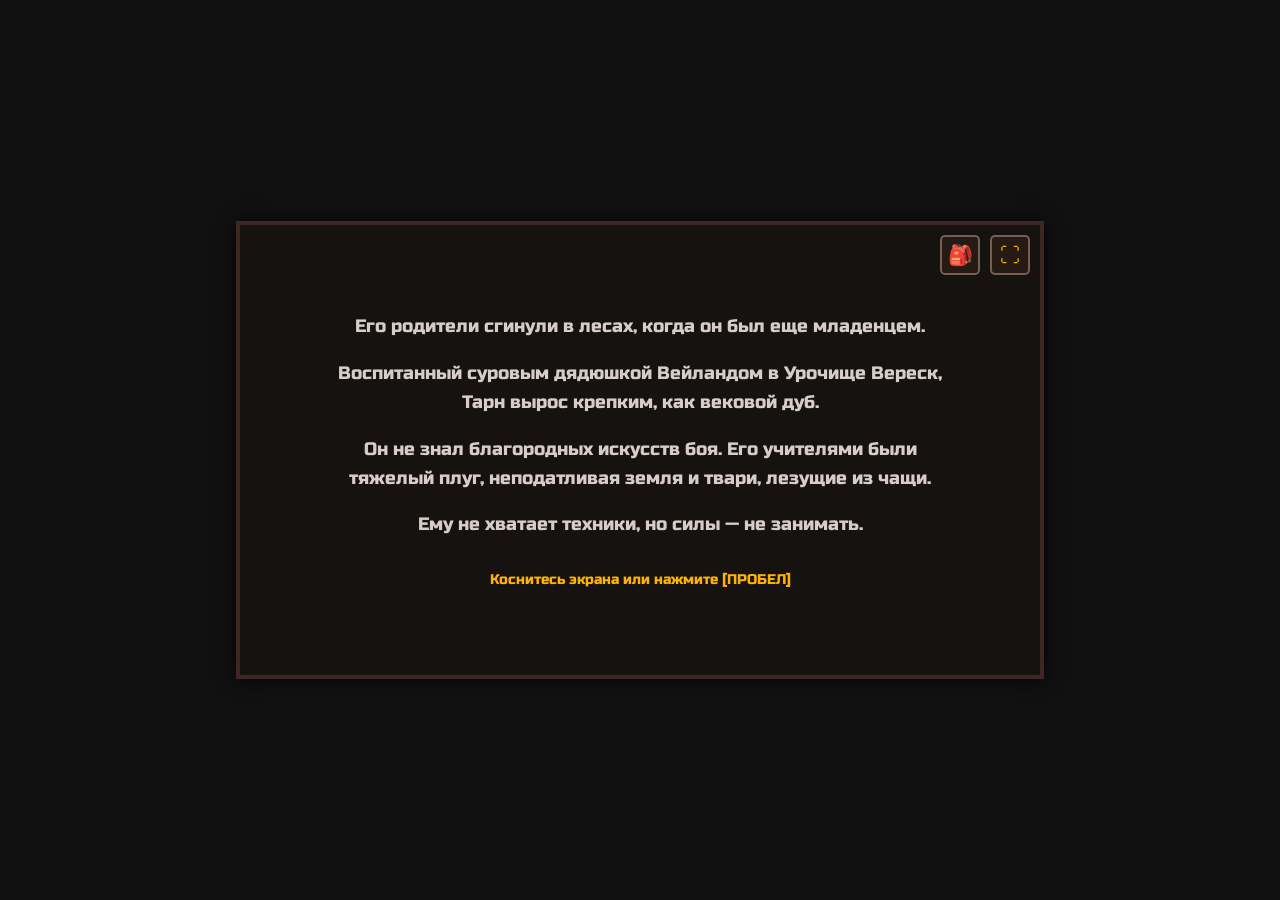
<file: knight.html>
<!DOCTYPE html>
<html lang="ru">
<head>
    <meta charset="UTF-8">
    <meta name="viewport" content="width=device-width, initial-scale=1.0, maximum-scale=1.0, user-scalable=no">
    <title>Тарн: Кровь и Вереск</title>
    <link rel="stylesheet" href="knight.css">
</head>
<body>
    <div id="game-container">
        <button id="btn-inventory" class="top-btn" style="right: 60px;" title="Инвентарь (I)">🎒</button>
        <button id="btn-fullscreen" class="top-btn" style="right: 10px;" title="На весь экран">⛶</button>

        <canvas id="gameCanvas" width="800" height="450"></canvas>
        
        <div id="fade-overlay" class="overlay hidden"></div>

        <div id="inventory-screen" class="overlay hidden">
            <div class="dialogue-box inventory-box">
                <h2 style="color: #ffb300; text-align: center; margin-top: 0;">Рюкзак и Экипировка</h2>
                <div class="inventory-layout">
                    <div class="equipment-panel">
                        <div class="equip-slot" id="slot-head">Шлем: <span>Нет</span></div>
                        <div class="equip-slot" id="slot-chest">Грудь: <span>Нет</span></div>
                        <div class="equip-slot" id="slot-hands">Перчатки: <span>Нет</span></div>
                        <div class="equip-slot" id="slot-legs">Штаны: <span>Нет</span></div>
                        <div class="equip-slot" id="slot-feet">Обувь: <span>Нет</span></div>
                        <div class="equip-slot" id="slot-weapon" style="border-color: #ffb300;">Оружие: <span>Нет</span></div>
                    </div>
                    <div class="bag-panel">
                        <div id="player-details" style="margin-bottom: 10px; color: #69f0ae; font-size: clamp(10px, 1.8vw, 12px); line-height: 1.4;">
                            Здоровье: <span id="stat-hp" style="color: #ff5252;">100/100</span><br>
                            Защита: <span id="stat-def">0</span> | Урон: <span id="stat-dmg">10</span>
                        </div>
                        <div class="bag-grid" id="bag-grid">
                            <div class="bag-item"></div><div class="bag-item"></div><div class="bag-item"></div><div class="bag-item"></div>
                            <div class="bag-item"></div><div class="bag-item"></div><div class="bag-item"></div><div class="bag-item"></div>
                            <div class="bag-item"></div><div class="bag-item"></div><div class="bag-item"></div><div class="bag-item"></div>
                        </div>
                    </div>
                </div>
                <div style="text-align: center; margin-top: 15px;">
                    <button id="btn-close-inventory" class="shop-btn close-btn">Закрыть (I)</button>
                </div>
            </div>
        </div>

        <div id="story-screen" class="overlay">
            <div class="story-text">
                <p>Его родители сгинули в лесах, когда он был еще младенцем.</p>
                <p>Воспитанный суровым дядюшкой Вейландом в Урочище Вереск, Тарн вырос крепким, как вековой дуб.</p>
                <p>Он не знал благородных искусств боя. Его учителями были тяжелый плуг, неподатливая земля и твари, лезущие из чащи.</p>
                <p>Ему не хватает техники, но силы — не занимать.</p>
                <p class="blink">Коснитесь экрана или нажмите [ПРОБЕЛ]</p>
            </div>
        </div>

        <div id="dialogue-screen" class="overlay hidden">
            <div class="dialogue-box">
                <div id="speaker-name" class="speaker">Вейланд</div>
                <div id="dialogue-text" class="text">...</div>
                <div class="hint">Коснитесь экрана или нажмите [ПРОБЕЛ]</div>
            </div>
        </div>

        <div id="shop-screen" class="overlay hidden">
            <div class="dialogue-box shop-box">
                <div class="speaker" style="color: #69f0ae;">Снаг (Торговец-Жаболюд)</div>
                <div class="text" style="margin-bottom: 15px;">Ква-а-а... Земля гниет, а мои карманы пустеют. Что принес, фермер?</div>
                <div class="shop-items">
                    <button id="btn-buy-potion" class="shop-btn">Зелье лечения (+50 HP) — 2 Монеты</button>
                    <button id="btn-close-shop" class="shop-btn close-btn">Уйти</button>
                </div>
            </div>
        </div>

        <div id="craft-screen" class="overlay hidden">
            <div class="dialogue-box shop-box">
                <div class="speaker" style="color: #ffb300;">Вейланд (Верстак)</div>
                <div class="text" style="margin-bottom: 15px;">Я могу смастерить тебе сносную броню, если принесешь нужные материалы.</div>
                <div class="shop-items">
                    <button id="btn-craft-chest" class="shop-btn">Нагрудник из панциря (+5 Защита) — 15 Панцирей + 10 Монет</button>
                    <button id="btn-close-craft" class="shop-btn close-btn">Уйти</button>
                </div>
            </div>
        </div>

        <div id="training-screen" class="overlay hidden">
            <div class="dialogue-box shop-box">
                <div class="speaker" style="color: #4caf50;">Грум (Тренировочный Манекен)</div>
                <div class="text" style="margin-bottom: 15px;">Куда направишь свою ярость, пацан?<br><br>Очков навыков доступно: <span id="sp-count" style="color:#ffb300; font-size: 20px;">0</span></div>
                <div class="shop-items">
                    <button id="btn-train-str" class="shop-btn">💪 Сила (+5 к Урону)</button>
                    <button id="btn-train-def" class="shop-btn">🛡️ Стойкость (+2 к Защите)</button>
                    <button id="btn-train-hp" class="shop-btn">❤️ Живучесть (+20 к Макс. Здоровью)</button>
                    <button id="btn-close-training" class="shop-btn close-btn">Отойти от манекена</button>
                </div>
            </div>
        </div>

        <div id="game-over-screen" class="overlay hidden">
            <div class="story-text">
                <h1 style="color: #d32f2f; font-size: 32px;">ТАРН ПАЛ</h1>
                <p>Хвощевики поглотят эти земли...</p>
                <p class="blink">Обновите страницу для перезапуска</p>
            </div>
        </div>
        
        <div id="hud" class="hidden">
            <div id="player-stats">
                <div class="hp-bar-bg"><div id="hp-bar-fill"></div></div>
                <div id="xp-text">Опыт: 0</div>
                <div id="inventory-text">Монеты: 0 | Семена: 0 | Панцири: 0</div>
            </div>
            <div id="objective">Цель: Поговорить с дядюшкой</div>
            <div id="controls" class="desktop-only">WASD | J - Атака | K - Тяжелая | L - Кувырок | F - Действие | I - Инвентарь</div>
        </div>

        <div id="mobile-controls" class="hidden">
            <div class="d-pad">
                <button id="btn-up" class="mob-btn dir-btn">▲</button>
                <div class="d-pad-middle">
                    <button id="btn-left" class="mob-btn dir-btn">◀</button>
                    <button id="btn-right" class="mob-btn dir-btn">▶</button>
                </div>
                <button id="btn-down" class="mob-btn dir-btn">▼</button>
            </div>
            <div class="action-pad">
                <div class="action-row">
                    <button id="btn-f" class="mob-btn act-btn">F<br><span>Взять</span></button>
                    <button id="btn-e" class="mob-btn act-btn" style="background: rgba(46, 125, 50, 0.7);">E<br><span>Зелье</span></button>
                </div>
                <div class="action-row">
                    <button id="btn-j" class="mob-btn act-btn">J<br><span>Удар</span></button>
                    <button id="btn-k" class="mob-btn act-btn" style="background: rgba(183, 28, 28, 0.7);">K<br><span>Тяж</span></button>
                </div>
                <div class="action-row" style="justify-content: flex-end;">
                    <button id="btn-l" class="mob-btn act-btn" style="width: 100px; border-radius: 25px;">L (Кувырок)</button>
                </div>
            </div>
        </div>

    </div>
    <script src="knight.js?v=109"></script>
</body>
</html>
</file>
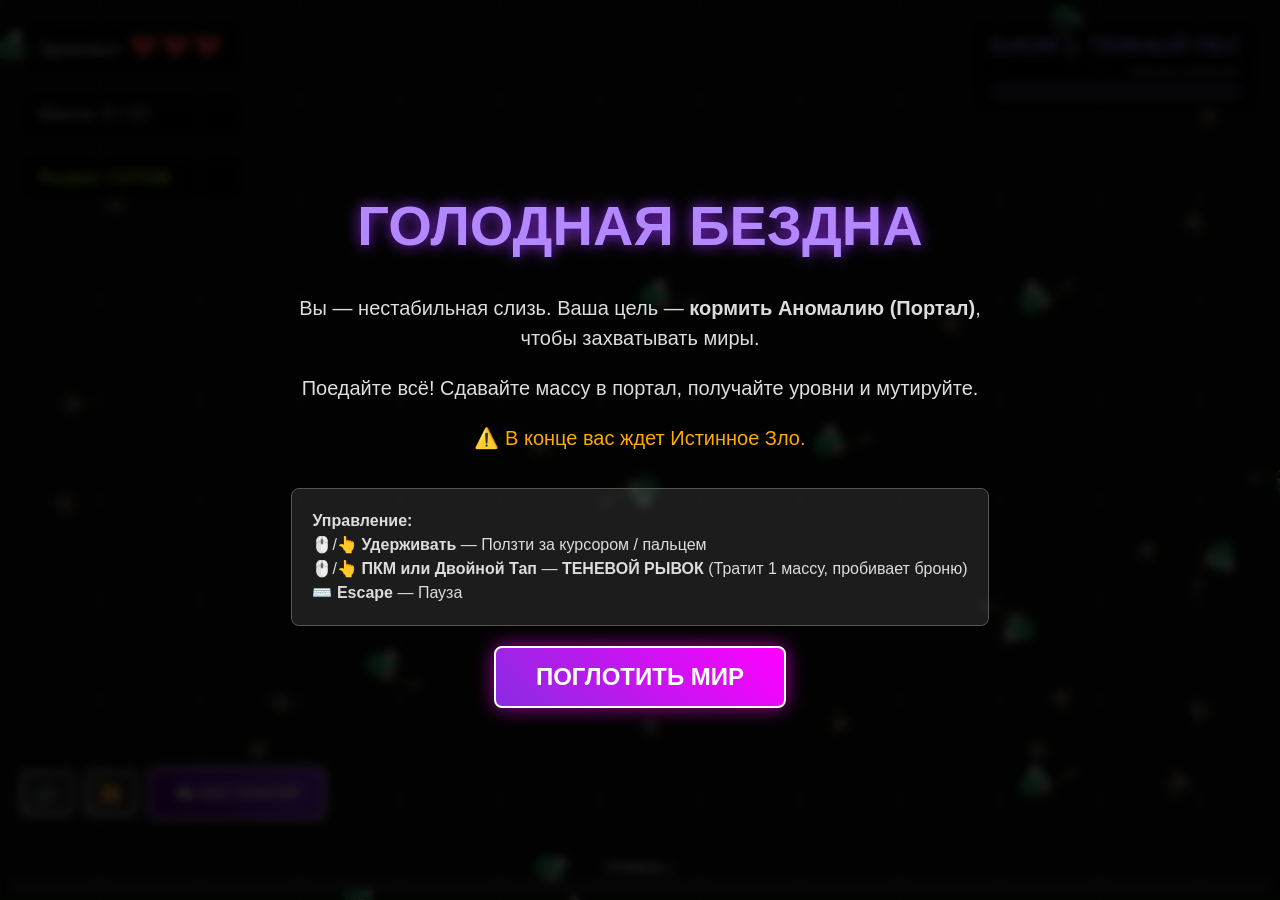
<file: slime.html>
<!DOCTYPE html>
<html lang="ru">
<head>
    <meta charset="UTF-8">
    <meta name="viewport" content="width=device-width, initial-scale=1.0, maximum-scale=1.0, user-scalable=no">
    <title>Голодная Бездна: Финал</title>
    <link rel="stylesheet" href="slime.css">
</head>
<body>
    <canvas id="gameCanvas"></canvas>
    
    <div id="ui-layer">
        <div id="top-bar">
            <div id="left-stats">
                <div class="stat-box">Здоровье: <span id="hp-bar">❤️❤️❤️</span></div>
                <div class="stat-box" id="load-text">Масса: 0 / 10</div>
                <div class="stat-box" id="dash-status" style="font-weight: bold;">Рывок: ГОТОВ!</div>
            </div>
            <div id="right-stats">
                <div class="stat-box" style="text-align: right;" id="biome-box">
                    <div id="biome-text">Биом: Темный Лес</div>
                    <div style="font-size: 12px; color: #aaa; margin-top: 5px;">Сытость Аномалии:</div>
                    <div id="anomaly-bar-container"><div id="anomaly-bar"></div></div>
                </div>
            </div>
        </div>
        
        <div id="boss-ui">
            <div id="boss-title">ВЛАДЫКА АНОМАЛИИ</div>
            <div id="boss-hp-container"><div id="boss-hp-fill"></div></div>
        </div>

        <div id="bottom-bar">
            <div id="xp-text">Уровень 1</div>
            <div id="xp-bar-container"><div id="xp-bar"></div></div>
        </div>
    </div>

    <div id="menu-buttons">
        <button id="mute-btn" class="menu-btn" style="padding: 12px 15px; font-size: 16px; background: linear-gradient(45deg, #555, #222); box-shadow: 0 0 10px rgba(0,0,0,0.8);">🔊</button>
        <button id="pause-btn" class="menu-btn" style="padding: 12px 15px; font-size: 16px; background: linear-gradient(45deg, #555, #222); box-shadow: 0 0 10px rgba(0,0,0,0.8);">⏸️</button>
        <button id="bestiary-btn" class="menu-btn">📖 БЕСТИАРИЙ</button>
    </div>

    <div id="bestiary-panel" class="panel">
        <button class="close-panel" id="close-bestiary">X</button>
        <h2>Изученные Существа</h2>
        <div id="bestiary-container"></div>
    </div>

    <div id="level-up-screen" class="overlay">
        <div id="level-up-title">МУТАЦИЯ!</div>
        <div class="cards-container" id="cards-container"></div>
    </div>

    <div id="game-over-screen" class="overlay">
        <div id="game-over-title">СЛИЗЬ РАСТЕКЛАСЬ...</div>
        <div style="color: white; font-size: 20px; margin-bottom: 30px;" id="final-score">Достигнут Биом 1</div>
        <button id="restart-btn" onclick="location.reload()">ПЕРЕРОДИТЬСЯ</button>
    </div>

    <div id="pause-screen" class="overlay">
        <div id="pause-title">ПАУЗА</div>
        <button id="resume-btn" class="menu-btn" style="font-size: 20px; padding: 15px 40px; margin-top: 20px;">ПРОДОЛЖИТЬ</button>
    </div>

    <div id="tutorial-screen" class="overlay" style="display: flex;">
        <div id="tutorial-title">ГОЛОДНАЯ БЕЗДНА</div>
        <div class="tutorial-text">
            <p>Вы — нестабильная слизь. Ваша цель — <b>кормить Аномалию (Портал)</b>, чтобы захватывать миры.</p>
            <p>Поедайте всё! Сдавайте массу в портал, получайте уровни и мутируйте.</p>
            <p style="color: #ffaa00;">⚠️ В конце вас ждет Истинное Зло.</p>
            <div class="controls-box">
                <b>Управление:</b><br>
                🖱️/👆 <b>Удерживать</b> — Ползти за курсором / пальцем<br>
                🖱️/👆 <b>ПКМ или Двойной Тап</b> — <b>ТЕНЕВОЙ РЫВОК</b> (Тратит 1 массу, пробивает броню)<br>
                ⌨️ <b>Escape</b> — Пауза
            </div>
        </div>
        <button id="start-btn" class="menu-btn" style="font-size: 24px; padding: 15px 40px; margin-top: 20px;">ПОГЛОТИТЬ МИР</button>
    </div>

    <script src="slime.js"></script>
</body>
</html>
</file>
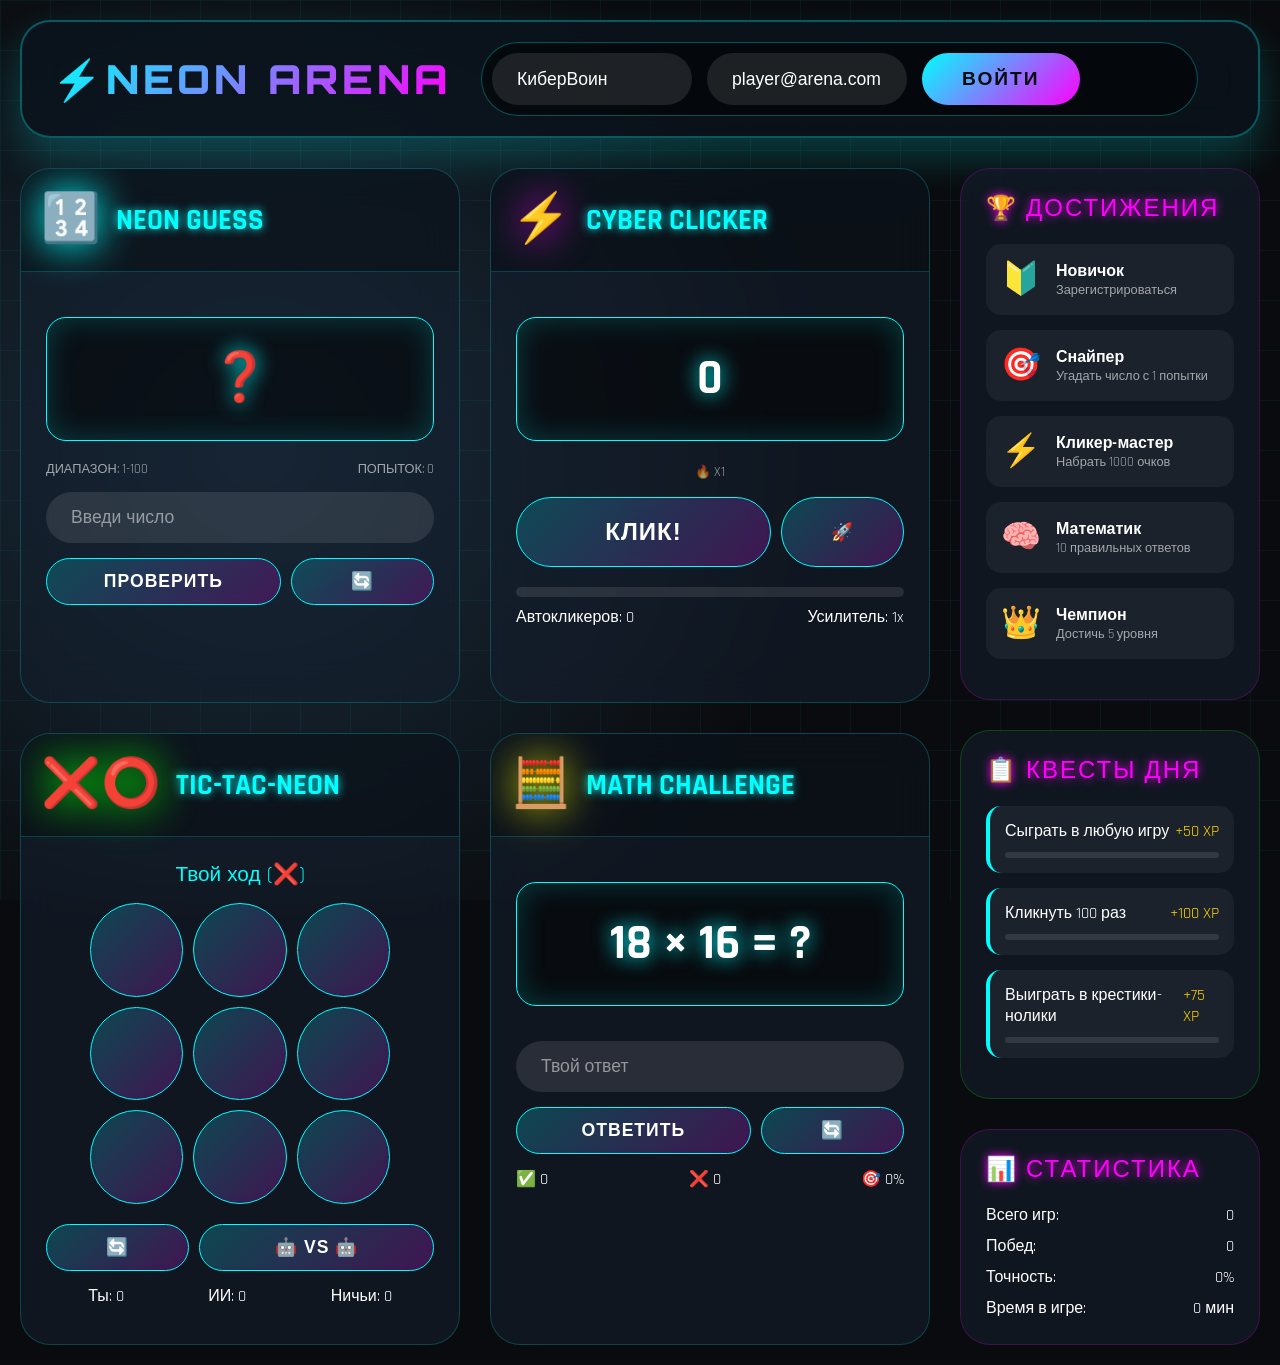
<file: test.html>
<!DOCTYPE html>
<html lang="ru">
<head>
    <meta charset="UTF-8">
    <meta name="viewport" content="width=device-width, initial-scale=1.0">
    <title>🌟 NEON ARENA: Игровая платформа будущего</title>
    <style>
        @import url('https://fonts.googleapis.com/css2?family=Orbitron:wght@400;700;900&family=Rajdhani:wght@300;400;600;700&display=swap');
        
        * {
            margin: 0;
            padding: 0;
            box-sizing: border-box;
        }

        body {
            font-family: 'Rajdhani', sans-serif;
            background: #0a0b0e;
            color: #fff;
            min-height: 100vh;
            position: relative;
            overflow-x: hidden;
        }

        /* Анимированный фон с градиентом */
        .gradient-bg {
            position: fixed;
            top: 0;
            left: 0;
            width: 100%;
            height: 100%;
            background: radial-gradient(circle at 20% 50%, #1a2f3f 0%, #0a0b0e 50%);
            z-index: -2;
        }

        /* Сетка на фоне */
        .grid-overlay {
            position: fixed;
            top: 0;
            left: 0;
            width: 100%;
            height: 100%;
            background-image: 
                linear-gradient(rgba(0, 255, 255, 0.05) 1px, transparent 1px),
                linear-gradient(90deg, rgba(0, 255, 255, 0.05) 1px, transparent 1px);
            background-size: 50px 50px;
            z-index: -1;
            animation: gridMove 20s linear infinite;
        }

        @keyframes gridMove {
            0% { transform: translate(0, 0); }
            100% { transform: translate(50px, 50px); }
        }

        /* Плавающие частицы */
        .particle {
            position: fixed;
            width: 4px;
            height: 4px;
            background: #0ff;
            border-radius: 50%;
            pointer-events: none;
            opacity: 0.3;
            animation: floatParticle 10s linear infinite;
            z-index: -1;
        }

        @keyframes floatParticle {
            0% { transform: translateY(100vh) scale(1); opacity: 0; }
            10% { opacity: 0.3; }
            90% { opacity: 0.3; }
            100% { transform: translateY(-100px) scale(0); opacity: 0; }
        }

        .container {
            max-width: 1600px;
            margin: 0 auto;
            padding: 20px;
            position: relative;
            z-index: 1;
        }

        /* Шапка с регистрацией */
        .header {
            background: rgba(10, 20, 30, 0.7);
            backdrop-filter: blur(20px);
            border: 2px solid rgba(0, 255, 255, 0.3);
            border-radius: 30px;
            padding: 20px 30px;
            margin-bottom: 30px;
            box-shadow: 0 20px 40px rgba(0, 255, 255, 0.2);
            animation: borderGlow 3s infinite;
        }

        @keyframes borderGlow {
            0%, 100% { border-color: rgba(0, 255, 255, 0.3); box-shadow: 0 20px 40px rgba(0, 255, 255, 0.2); }
            50% { border-color: rgba(255, 0, 255, 0.3); box-shadow: 0 20px 60px rgba(255, 0, 255, 0.3); }
        }

        .header-content {
            display: grid;
            grid-template-columns: auto 1fr auto;
            gap: 30px;
            align-items: center;
        }

        .logo {
            font-family: 'Orbitron', sans-serif;
            font-size: 2.5em;
            font-weight: 900;
            background: linear-gradient(135deg, #0ff, #f0f);
            -webkit-background-clip: text;
            -webkit-text-fill-color: transparent;
            text-transform: uppercase;
            letter-spacing: 4px;
        }

        /* Форма регистрации */
        .register-form {
            display: flex;
            gap: 15px;
            background: rgba(0, 0, 0, 0.5);
            padding: 10px;
            border-radius: 50px;
            border: 1px solid rgba(0, 255, 255, 0.3);
        }

        .register-input {
            background: rgba(255, 255, 255, 0.1);
            border: none;
            padding: 15px 25px;
            border-radius: 50px;
            color: white;
            font-size: 1.1em;
            width: 200px;
            transition: all 0.3s;
        }

        .register-input:focus {
            outline: none;
            background: rgba(255, 255, 255, 0.15);
            box-shadow: 0 0 20px rgba(0, 255, 255, 0.3);
        }

        .register-input::placeholder {
            color: rgba(255, 255, 255, 0.5);
        }

        .register-btn {
            background: linear-gradient(135deg, #0ff, #f0f);
            border: none;
            padding: 15px 40px;
            border-radius: 50px;
            color: #0a0b0e;
            font-weight: bold;
            font-size: 1.2em;
            cursor: pointer;
            transition: all 0.3s;
            text-transform: uppercase;
            letter-spacing: 2px;
        }

        .register-btn:hover {
            transform: scale(1.05);
            box-shadow: 0 0 30px rgba(0, 255, 255, 0.5);
        }

        /* Профиль игрока */
        .player-profile {
            background: rgba(255, 255, 255, 0.05);
            border-radius: 30px;
            padding: 15px 30px;
            display: flex;
            align-items: center;
            gap: 30px;
            border: 1px solid rgba(0, 255, 255, 0.2);
        }

        .avatar {
            width: 60px;
            height: 60px;
            background: linear-gradient(135deg, #0ff, #f0f);
            border-radius: 50%;
            display: flex;
            align-items: center;
            justify-content: center;
            font-size: 2em;
            border: 3px solid white;
        }

        .player-stats {
            display: flex;
            gap: 30px;
        }

        .stat {
            text-align: center;
        }

        .stat-value {
            font-size: 1.8em;
            font-weight: bold;
            color: #0ff;
            text-shadow: 0 0 20px #0ff;
        }

        .stat-label {
            font-size: 0.8em;
            color: rgba(255, 255, 255, 0.6);
            text-transform: uppercase;
        }

        .level-progress {
            width: 150px;
            height: 8px;
            background: rgba(255, 255, 255, 0.1);
            border-radius: 4px;
            overflow: hidden;
        }

        .level-fill {
            height: 100%;
            background: linear-gradient(90deg, #0ff, #f0f);
            transition: width 0.3s;
        }

        /* Основная сетка */
        .dashboard {
            display: grid;
            grid-template-columns: 1fr 300px;
            gap: 30px;
        }

        .games-grid {
            display: grid;
            grid-template-columns: repeat(2, 1fr);
            gap: 30px;
        }

        /* Карточка игры */
        .game-card {
            background: rgba(20, 30, 45, 0.6);
            backdrop-filter: blur(20px);
            border: 1px solid rgba(0, 255, 255, 0.2);
            border-radius: 30px;
            overflow: hidden;
            transition: all 0.4s;
            position: relative;
        }

        .game-card::before {
            content: '';
            position: absolute;
            top: -2px;
            left: -2px;
            right: -2px;
            bottom: -2px;
            background: linear-gradient(45deg, #0ff, #f0f, #0ff);
            border-radius: 32px;
            z-index: -1;
            opacity: 0;
            transition: opacity 0.4s;
        }

        .game-card:hover::before {
            opacity: 0.3;
        }

        .game-card:hover {
            transform: translateY(-10px);
        }

        .game-header {
            padding: 20px;
            background: rgba(0, 0, 0, 0.3);
            display: flex;
            align-items: center;
            gap: 15px;
            border-bottom: 1px solid rgba(0, 255, 255, 0.2);
        }

        .game-icon {
            font-size: 3em;
            filter: drop-shadow(0 0 20px currentColor);
        }

        .game-title {
            font-size: 1.8em;
            font-weight: bold;
            color: #0ff;
            text-shadow: 0 0 10px #0ff;
        }

        .game-content {
            padding: 25px;
        }

        /* Игровые элементы */
        .game-btn {
            background: linear-gradient(135deg, rgba(0, 255, 255, 0.2), rgba(255, 0, 255, 0.2));
            border: 1px solid #0ff;
            color: white;
            padding: 12px 25px;
            border-radius: 50px;
            font-size: 1.1em;
            font-weight: 600;
            cursor: pointer;
            transition: all 0.3s;
            text-transform: uppercase;
            letter-spacing: 1px;
            backdrop-filter: blur(5px);
        }

        .game-btn:hover {
            background: linear-gradient(135deg, #0ff, #f0f);
            color: #0a0b0e;
            transform: scale(1.05);
            box-shadow: 0 0 30px rgba(0, 255, 255, 0.5);
        }

        .game-btn:active {
            transform: scale(0.95);
        }

        .display-zone {
            background: rgba(0, 0, 0, 0.5);
            border-radius: 20px;
            padding: 30px;
            text-align: center;
            font-size: 3em;
            font-weight: bold;
            margin: 20px 0;
            border: 1px solid #0ff;
            box-shadow: inset 0 0 30px rgba(0, 255, 255, 0.2);
            text-shadow: 0 0 20px #0ff;
        }

        /* Правая панель */
        .right-panel {
            display: flex;
            flex-direction: column;
            gap: 30px;
        }

        .achievements-panel {
            background: rgba(20, 30, 45, 0.6);
            backdrop-filter: blur(20px);
            border: 1px solid rgba(255, 0, 255, 0.2);
            border-radius: 30px;
            padding: 25px;
        }

        .panel-title {
            font-size: 1.5em;
            color: #f0f;
            margin-bottom: 20px;
            text-transform: uppercase;
            letter-spacing: 2px;
            text-shadow: 0 0 10px #f0f;
        }

        .achievement-item {
            background: rgba(255, 255, 255, 0.05);
            border-radius: 15px;
            padding: 15px;
            margin-bottom: 15px;
            display: flex;
            align-items: center;
            gap: 15px;
            transition: all 0.3s;
        }

        .achievement-item.unlocked {
            background: rgba(0, 255, 255, 0.1);
            border: 1px solid #0ff;
        }

        .achievement-icon {
            font-size: 2em;
        }

        .achievement-info {
            flex: 1;
        }

        .achievement-name {
            font-weight: bold;
            color: #fff;
        }

        .achievement-desc {
            font-size: 0.8em;
            color: rgba(255, 255, 255, 0.6);
        }

        /* Квесты */
        .quest-panel {
            background: rgba(20, 30, 45, 0.6);
            backdrop-filter: blur(20px);
            border: 1px solid rgba(0, 255, 0, 0.2);
            border-radius: 30px;
            padding: 25px;
        }

        .quest-item {
            background: rgba(255, 255, 255, 0.05);
            border-radius: 15px;
            padding: 15px;
            margin-bottom: 15px;
            border-left: 4px solid #0ff;
        }

        .quest-progress {
            height: 6px;
            background: rgba(255, 255, 255, 0.1);
            border-radius: 3px;
            margin-top: 10px;
        }

        .quest-progress-fill {
            height: 100%;
            background: linear-gradient(90deg, #0ff, #f0f);
            border-radius: 3px;
            transition: width 0.3s;
        }

        /* Анимации */
        @keyframes pulse {
            0%, 100% { transform: scale(1); }
            50% { transform: scale(1.05); }
        }

        .pulse {
            animation: pulse 0.5s ease;
        }

        @keyframes shake {
            0%, 100% { transform: translateX(0); }
            25% { transform: translateX(-5px); }
            75% { transform: translateX(5px); }
        }

        .shake {
            animation: shake 0.3s ease;
        }

        /* Уведомления */
        .notification {
            position: fixed;
            top: 20px;
            right: 20px;
            background: linear-gradient(135deg, #0ff, #f0f);
            color: #0a0b0e;
            padding: 15px 30px;
            border-radius: 50px;
            font-weight: bold;
            transform: translateX(400px);
            transition: transform 0.3s;
            z-index: 1000;
            box-shadow: 0 10px 40px rgba(0, 255, 255, 0.5);
        }

        .notification.show {
            transform: translateX(0);
        }

        /* Адаптивность */
        @media (max-width: 1200px) {
            .dashboard {
                grid-template-columns: 1fr;
            }
            
            .games-grid {
                grid-template-columns: 1fr;
            }
            
            .header-content {
                grid-template-columns: 1fr;
                text-align: center;
            }
            
            .register-form {
                flex-wrap: wrap;
            }
        }
    </style>
</head>
<body>
    <div class="gradient-bg"></div>
    <div class="grid-overlay"></div>
    
    <!-- Уведомление -->
    <div id="notification" class="notification"></div>

    <div class="container">
        <!-- Шапка с регистрацией -->
        <div class="header">
            <div class="header-content">
                <div class="logo">⚡NEON ARENA</div>
                
                <!-- Форма регистрации -->
                <div class="register-form" id="registerForm">
                    <input type="text" class="register-input" id="regName" placeholder="Имя игрока" value="КиберВоин">
                    <input type="email" class="register-input" id="regEmail" placeholder="Email" value="player@arena.com">
                    <button class="register-btn" onclick="registerPlayer()">ВОЙТИ</button>
                </div>

                <!-- Профиль игрока (скрыт до регистрации) -->
                <div class="player-profile" id="playerProfile" style="display: none;">
                    <div class="avatar" id="playerAvatar">😎</div>
                    <div class="player-stats">
                        <div class="stat">
                            <div class="stat-value" id="playerLevel">1</div>
                            <div class="stat-label">УРОВЕНЬ</div>
                        </div>
                        <div class="stat">
                            <div class="stat-value" id="playerXP">0</div>
                            <div class="stat-label">XP</div>
                        </div>
                        <div class="stat">
                            <div class="stat-value" id="playerCoins">1000</div>
                            <div class="stat-label">🪙</div>
                        </div>
                    </div>
                    <div class="level-progress">
                        <div class="level-fill" id="levelProgress" style="width: 0%"></div>
                    </div>
                </div>
            </div>
        </div>

        <!-- Основной контент -->
        <div class="dashboard">
            <!-- Сетка игр -->
            <div class="games-grid">
                <!-- Игра 1: Угадай число -->
                <div class="game-card">
                    <div class="game-header">
                        <span class="game-icon" style="color: #0ff;">🔢</span>
                        <span class="game-title">NEON GUESS</span>
                    </div>
                    <div class="game-content">
                        <div class="display-zone" id="guessDisplay">❓</div>
                        <div style="display: flex; justify-content: space-between; margin: 15px 0;">
                            <span class="stat-label">Диапазон: <span id="rangeDisplay">1-100</span></span>
                            <span class="stat-label">Попыток: <span id="attemptsDisplay">0</span></span>
                        </div>
                        <input type="number" id="guessInput" class="register-input" style="width: 100%; margin-bottom: 15px;" placeholder="Введи число">
                        <div style="display: flex; gap: 10px;">
                            <button class="game-btn" style="flex: 2;" onclick="makeGuess()">ПРОВЕРИТЬ</button>
                            <button class="game-btn" style="flex: 1;" onclick="resetGuessGame()">🔄</button>
                        </div>
                        <div id="guessMessage" style="text-align: center; margin-top: 15px; min-height: 30px;"></div>
                        <div id="guessHistory" style="display: flex; gap: 5px; flex-wrap: wrap; margin-top: 15px;"></div>
                    </div>
                </div>

                <!-- Игра 2: Кликер -->
                <div class="game-card">
                    <div class="game-header">
                        <span class="game-icon" style="color: #f0f;">⚡</span>
                        <span class="game-title">CYBER CLICKER</span>
                    </div>
                    <div class="game-content">
                        <div class="display-zone" id="clickerDisplay">0</div>
                        <div style="text-align: center; margin: 15px 0;">
                            <span class="stat-label" id="comboDisplay">🔥 x1</span>
                        </div>
                        <div style="display: flex; gap: 10px;">
                            <button class="game-btn" style="flex: 3; font-size: 1.5em; padding: 20px;" onclick="clickerClick()">КЛИК!</button>
                            <button class="game-btn" style="flex: 1;" onclick="buyUpgrade()" id="upgradeBtn">🚀</button>
                        </div>
                        <div class="progress-bar" style="height: 10px; background: rgba(255,255,255,0.1); border-radius: 5px; margin-top: 20px;">
                            <div class="progress-fill" id="clickerProgress" style="height: 100%; width: 0%; background: linear-gradient(90deg, #0ff, #f0f); border-radius: 5px;"></div>
                        </div>
                        <div style="display: flex; justify-content: space-between; margin-top: 10px;">
                            <span>Автокликеров: <span id="autoClickers">0</span></span>
                            <span>Усилитель: <span id="multiplier">1</span>x</span>
                        </div>
                    </div>
                </div>

                <!-- Игра 3: Крестики-нолики -->
                <div class="game-card">
                    <div class="game-header">
                        <span class="game-icon" style="color: #0f0;">❌⭕</span>
                        <span class="game-title">TIC-TAC-NEON</span>
                    </div>
                    <div class="game-content">
                        <div style="text-align: center; margin-bottom: 15px;">
                            <span id="tictacTurn" style="color: #0ff; font-size: 1.3em;">Твой ход (❌)</span>
                        </div>
                        <div class="grid-3x3" style="display: grid; grid-template-columns: repeat(3, 1fr); gap: 10px; max-width: 300px; margin: 0 auto;">
                            <!-- Создаем 9 клеток -->
                        </div>
                        <div style="display: flex; gap: 10px; margin-top: 20px;">
                            <button class="game-btn" style="flex: 1;" onclick="resetTicTac()">🔄</button>
                            <button class="game-btn" style="flex: 2;" onclick="switchMode()">🤖 vs 🤖</button>
                        </div>
                        <div style="display: flex; justify-content: space-around; margin-top: 15px;">
                            <span>Ты: <span id="playerWins">0</span></span>
                            <span>ИИ: <span id="aiWins">0</span></span>
                            <span>Ничьи: <span id="draws">0</span></span>
                        </div>
                    </div>
                </div>

                <!-- Игра 4: Математика -->
                <div class="game-card">
                    <div class="game-header">
                        <span class="game-icon" style="color: #ff0;">🧮</span>
                        <span class="game-title">MATH CHALLENGE</span>
                    </div>
                    <div class="game-content">
                        <div class="display-zone" id="mathQuestion">5 + 3 = ?</div>
                        <input type="number" id="mathAnswer" class="register-input" style="width: 100%; margin: 15px 0;" placeholder="Твой ответ">
                        <div style="display: flex; gap: 10px;">
                            <button class="game-btn" style="flex: 2;" onclick="checkMath()">ОТВЕТИТЬ</button>
                            <button class="game-btn" style="flex: 1;" onclick="newMathQuestion()">🔄</button>
                        </div>
                        <div style="display: flex; justify-content: space-between; margin-top: 15px;">
                            <span>✅ <span id="mathCorrect">0</span></span>
                            <span>❌ <span id="mathWrong">0</span></span>
                            <span>🎯 <span id="mathAccuracy">0%</span></span>
                        </div>
                    </div>
                </div>
            </div>

            <!-- Правая панель -->
            <div class="right-panel">
                <!-- Достижения -->
                <div class="achievements-panel">
                    <div class="panel-title">🏆 ДОСТИЖЕНИЯ</div>
                    <div id="achievementsList">
                        <div class="achievement-item" id="ach1">
                            <span class="achievement-icon">🔰</span>
                            <div class="achievement-info">
                                <div class="achievement-name">Новичок</div>
                                <div class="achievement-desc">Зарегистрироваться</div>
                            </div>
                        </div>
                        <div class="achievement-item" id="ach2">
                            <span class="achievement-icon">🎯</span>
                            <div class="achievement-info">
                                <div class="achievement-name">Снайпер</div>
                                <div class="achievement-desc">Угадать число с 1 попытки</div>
                            </div>
                        </div>
                        <div class="achievement-item" id="ach3">
                            <span class="achievement-icon">⚡</span>
                            <div class="achievement-info">
                                <div class="achievement-name">Кликер-мастер</div>
                                <div class="achievement-desc">Набрать 1000 очков</div>
                            </div>
                        </div>
                        <div class="achievement-item" id="ach4">
                            <span class="achievement-icon">🧠</span>
                            <div class="achievement-info">
                                <div class="achievement-name">Математик</div>
                                <div class="achievement-desc">10 правильных ответов</div>
                            </div>
                        </div>
                        <div class="achievement-item" id="ach5">
                            <span class="achievement-icon">👑</span>
                            <div class="achievement-info">
                                <div class="achievement-name">Чемпион</div>
                                <div class="achievement-desc">Достичь 5 уровня</div>
                            </div>
                        </div>
                    </div>
                </div>

                <!-- Ежедневные квесты -->
                <div class="quest-panel">
                    <div class="panel-title">📋 КВЕСТЫ ДНЯ</div>
                    <div id="questsList">
                        <div class="quest-item" id="quest1">
                            <div style="display: flex; justify-content: space-between;">
                                <span>Сыграть в любую игру</span>
                                <span style="color: gold;">+50 XP</span>
                            </div>
                            <div class="quest-progress">
                                <div class="quest-progress-fill" id="quest1Progress" style="width: 0%;"></div>
                            </div>
                        </div>
                        <div class="quest-item" id="quest2">
                            <div style="display: flex; justify-content: space-between;">
                                <span>Кликнуть 100 раз</span>
                                <span style="color: gold;">+100 XP</span>
                            </div>
                            <div class="quest-progress">
                                <div class="quest-progress-fill" id="quest2Progress" style="width: 0%;"></div>
                            </div>
                        </div>
                        <div class="quest-item" id="quest3">
                            <div style="display: flex; justify-content: space-between;">
                                <span>Выиграть в крестики-нолики</span>
                                <span style="color: gold;">+75 XP</span>
                            </div>
                            <div class="quest-progress">
                                <div class="quest-progress-fill" id="quest3Progress" style="width: 0%;"></div>
                            </div>
                        </div>
                    </div>
                </div>

                <!-- Статистика игрока -->
                <div class="achievements-panel">
                    <div class="panel-title">📊 СТАТИСТИКА</div>
                    <div style="display: grid; gap: 10px;">
                        <div style="display: flex; justify-content: space-between;">
                            <span>Всего игр:</span>
                            <span id="totalGames">0</span>
                        </div>
                        <div style="display: flex; justify-content: space-between;">
                            <span>Побед:</span>
                            <span id="totalWins">0</span>
                        </div>
                        <div style="display: flex; justify-content: space-between;">
                            <span>Точность:</span>
                            <span id="totalAccuracy">0%</span>
                        </div>
                        <div style="display: flex; justify-content: space-between;">
                            <span>Время в игре:</span>
                            <span id="playTime">0 мин</span>
                        </div>
                    </div>
                </div>
            </div>
        </div>
    </div>

    <script>
        // ==================== СИСТЕМА ПРОГРЕССА ====================
        let player = {
            name: 'Гость',
            level: 1,
            xp: 0,
            coins: 1000,
            stats: {
                gamesPlayed: 0,
                wins: 0,
                clickerScore: 0,
                mathCorrect: 0
            },
            achievements: [],
            registered: false
        };

        const xpNeeded = level => level * 1000;

        function addXP(amount) {
            player.xp += amount;
            while (player.xp >= xpNeeded(player.level)) {
                levelUp();
            }
            updateProfile();
            checkAchievements();
            checkQuests();
        }

        function levelUp() {
            player.level++;
            player.coins += player.level * 100;
            showNotification(`✨ ПОВЫШЕНИЕ УРОВНЯ! Уровень ${player.level}! +${player.level * 100} монет ✨`);
            createConfetti();
        }

        function addCoins(amount) {
            player.coins += amount;
            updateProfile();
        }

        // ==================== ТЕСТОВАЯ РЕГИСТРАЦИЯ ====================
        function registerPlayer() {
            const name = document.getElementById('regName').value;
            const email = document.getElementById('regEmail').value;
            
            if (!name || !email) {
                showNotification('❌ Заполни все поля!', 'error');
                return;
            }

            player.name = name;
            player.registered = true;
            
            // Показываем профиль, скрываем регистрацию
            document.getElementById('registerForm').style.display = 'none';
            document.getElementById('playerProfile').style.display = 'flex';
            document.getElementById('playerAvatar').textContent = name.charAt(0).toUpperCase();
            
            // Даем стартовые +100 XP
            addXP(100);
            unlockAchievement('ach1');
            
            showNotification(`🌟 Добро пожаловать, ${name}! 🌟`);
            createConfetti();
        }

        // ==================== СИСТЕМА УВЕДОМЛЕНИЙ ====================
        function showNotification(text, type = 'success') {
            const notif = document.getElementById('notification');
            notif.textContent = text;
            notif.style.background = type === 'success' ? 
                'linear-gradient(135deg, #0ff, #f0f)' : 
                'linear-gradient(135deg, #ff6b6b, #ee5a24)';
            notif.classList.add('show');
            
            setTimeout(() => {
                notif.classList.remove('show');
            }, 3000);
        }

        // ==================== ДОСТИЖЕНИЯ ====================
        function unlockAchievement(id) {
            if (player.achievements.includes(id)) return;
            
            player.achievements.push(id);
            document.getElementById(id).classList.add('unlocked');
            showNotification(`🏆 ДОСТИЖЕНИЕ РАЗБЛОКИРОВАНО! 🏆`);
            addXP(200);
            addCoins(100);
            
            // Конфетти эффект
            createConfetti();
        }

        function checkAchievements() {
            // Ачивка за уровень 5
            if (player.level >= 5 && !player.achievements.includes('ach5')) {
                unlockAchievement('ach5');
            }
            
            // Ачивка за 1000 кликов
            if (player.stats.clickerScore >= 1000 && !player.achievements.includes('ach3')) {
                unlockAchievement('ach3');
            }
            
            // Ачивка за 10 правильных ответов в математике
            if (player.stats.mathCorrect >= 10 && !player.achievements.includes('ach4')) {
                unlockAchievement('ach4');
            }
        }

        // ==================== КВЕСТЫ ====================
        let quests = {
            quest1: { current: 0, target: 1, progress: document.getElementById('quest1Progress') },
            quest2: { current: 0, target: 100, progress: document.getElementById('quest2Progress') },
            quest3: { current: 0, target: 1, progress: document.getElementById('quest3Progress') }
        };

        function updateQuest(questId, amount) {
            if (!quests[questId]) return;
            
            quests[questId].current = Math.min(quests[questId].current + amount, quests[questId].target);
            const percent = (quests[questId].current / quests[questId].target) * 100;
            quests[questId].progress.style.width = percent + '%';
            
            if (quests[questId].current === quests[questId].target) {
                let reward = 0;
                if (questId === 'quest1') reward = 50;
                if (questId === 'quest2') reward = 100;
                if (questId === 'quest3') reward = 75;
                
                addXP(reward);
                showNotification(`✅ Квест выполнен! +${reward} XP`);
                
                // Сбрасываем квест
                quests[questId].current = 0;
                quests[questId].progress.style.width = '0%';
            }
        }

        function checkQuests() {
            // Проверяем прогресс квестов при каждом действии
            updateQuest('quest1', player.stats.gamesPlayed > 0 ? 1 : 0);
        }

        // ==================== ИГРА 1: УГАДАЙ ЧИСЛО ====================
        let secretNumber = Math.floor(Math.random() * 100) + 1;
        let attempts = 0;
        let minRange = 1;
        let maxRange = 100;
        let guessHistory = [];

        function makeGuess() {
            const input = document.getElementById('guessInput');
            const guess = parseInt(input.value);
            
            if (isNaN(guess)) {
                showNotification('Введи число!', 'error');
                return;
            }
            
            attempts++;
            guessHistory.push(guess);
            
            // Адаптивный диапазон
            if (guess < secretNumber && guess > minRange) minRange = guess + 1;
            if (guess > secretNumber && guess < maxRange) maxRange = guess - 1;
            
            let message = '';
            
            if (guess === secretNumber) {
                message = `🎉 ПОБЕДА! Число ${secretNumber}!`;
                document.getElementById('guessDisplay').textContent = secretNumber;
                
                // Награда
                addXP(100);
                addCoins(50);
                player.stats.wins++;
                
                // Ачивка за 1 попытку
                if (attempts === 1) unlockAchievement('ach2');
                
                // Новая игра
                setTimeout(() => {
                    resetGuessGame();
                }, 2000);
            } else if (guess < secretNumber) {
                message = `⬆️ Больше чем ${guess}`;
                document.getElementById('guessDisplay').textContent = '⬆️';
            } else {
                message = `⬇️ Меньше чем ${guess}`;
                document.getElementById('guessDisplay').textContent = '⬇️';
            }
            
            document.getElementById('guessMessage').textContent = message;
            document.getElementById('rangeDisplay').textContent = `${minRange}-${maxRange}`;
            document.getElementById('attemptsDisplay').textContent = attempts;
            
            // История
            const history = document.getElementById('guessHistory');
            history.innerHTML = guessHistory.slice(-5).map(g => 
                `<span style="background: rgba(0,255,255,0.2); padding: 3px 8px; border-radius: 10px;">${g}</span>`
            ).join('');
            
            input.value = '';
            
            player.stats.gamesPlayed++;
            updateProfile();
        }

        function resetGuessGame() {
            secretNumber = Math.floor(Math.random() * 100) + 1;
            attempts = 0;
            minRange = 1;
            maxRange = 100;
            guessHistory = [];
            document.getElementById('guessDisplay').textContent = '❓';
            document.getElementById('rangeDisplay').textContent = '1-100';
            document.getElementById('attemptsDisplay').textContent = '0';
            document.getElementById('guessMessage').textContent = '';
            document.getElementById('guessHistory').innerHTML = '';
        }

        // ==================== ИГРА 2: КЛИКЕР ====================
        let clickerScore = 0;
        let clickerCombo = 1;
        let lastClick = 0;
        let autoClickers = 0;
        let multiplier = 1;

        function clickerClick() {
            const now = Date.now();
            
            // Система комбо
            if (now - lastClick < 800) {
                clickerCombo = Math.min(clickerCombo + 0.2, 5);
            } else {
                clickerCombo = 1;
            }
            lastClick = now;
            
            // Добавляем очки
            const points = Math.floor(10 * clickerCombo * multiplier);
            clickerScore += points;
            
            // Обновляем UI
            document.getElementById('clickerDisplay').textContent = clickerScore;
            document.getElementById('comboDisplay').innerHTML = `🔥 x${clickerCombo.toFixed(1)}`;
            
            // Прогресс до следующей цели
            const progress = (clickerScore % 1000) / 10;
            document.getElementById('clickerProgress').style.width = progress + '%';
            
            // Награда за каждые 100 очков
            if (clickerScore % 100 === 0) {
                addXP(50);
            }
            
            player.stats.clickerScore = clickerScore;
            
            // Квест на клики
            updateQuest('quest2', 1);
            
            // Анимация
            document.querySelector('#clickerDisplay').classList.add('pulse');
            setTimeout(() => document.querySelector('#clickerDisplay').classList.remove('pulse'), 200);
        }

        function buyUpgrade() {
            if (player.coins >= 500) {
                player.coins -= 500;
                autoClickers++;
                document.getElementById('autoClickers').textContent = autoClickers;
                
                // Запускаем автокликер
                setInterval(() => {
                    if (autoClickers > 0) {
                        clickerClick();
                    }
                }, 1000 / autoClickers);
                
                showNotification('🚀 Автокликер куплен!');
                updateProfile();
            } else {
                showNotification('❌ Недостаточно монет!', 'error');
            }
        }

        // ==================== ИГРА 3: КРЕСТИКИ-НОЛИКИ ====================
        let ticBoard = ['', '', '', '', '', '', '', '', ''];
        let currentPlayer = 'X';
        let gameActive = true;
        let vsAI = true;
        let playerWins = 0, aiWins = 0, draws = 0;

        // Создаем сетку для крестиков-ноликов
        function createTicTacGrid() {
            const grid = document.querySelector('.grid-3x3');
            grid.innerHTML = '';
            for (let i = 0; i < 9; i++) {
                const cell = document.createElement('div');
                cell.className = 'game-btn';
                cell.style.aspectRatio = '1';
                cell.style.display = 'flex';
                cell.style.alignItems = 'center';
                cell.style.justifyContent = 'center';
                cell.style.fontSize = '2em';
                cell.style.padding = '0';
                cell.onclick = () => ticTacMove(i);
                grid.appendChild(cell);
            }
        }

        function ticTacMove(index) {
            if (!gameActive || ticBoard[index] !== '' || (vsAI && currentPlayer === 'O')) return;
            
            ticBoard[index] = currentPlayer;
            const cells = document.querySelectorAll('.grid-3x3 .game-btn');
            cells[index].textContent = currentPlayer;
            
            if (checkTicWin(currentPlayer)) {
                gameActive = false;
                if (currentPlayer === 'X') {
                    playerWins++;
                    addXP(100);
                    addCoins(50);
                    player.stats.wins++;
                    updateQuest('quest3', 1);
                    showNotification('🎉 Ты победил! +100 XP');
                } else {
                    aiWins++;
                }
                updateTicStats();
            } else if (!ticBoard.includes('')) {
                gameActive = false;
                draws++;
                showNotification('🤝 Ничья!');
                updateTicStats();
            } else {
                currentPlayer = currentPlayer === 'X' ? 'O' : 'X';
                document.getElementById('tictacTurn').textContent = 
                    currentPlayer === 'X' ? 'Твой ход (❌)' : 'Ход ИИ (⭕)';
                
                if (vsAI && currentPlayer === 'O') {
                    setTimeout(aiTicMove, 500);
                }
            }
            
            player.stats.gamesPlayed++;
            updateProfile();
        }

        function aiTicMove() {
            if (!gameActive) return;
            
            // Простой ИИ: ищет пустую клетку
            const empty = ticBoard.reduce((acc, cell, idx) => 
                cell === '' ? [...acc, idx] : acc, []);
            
            if (empty.length > 0) {
                const move = empty[Math.floor(Math.random() * empty.length)];
                ticTacMove(move);
            }
        }

        function checkTicWin(player) {
            const winPatterns = [
                [0,1,2], [3,4,5], [6,7,8],
                [0,3,6], [1,4,7], [2,5,8],
                [0,4,8], [2,4,6]
            ];
            
            return winPatterns.some(pattern => 
                pattern.every(index => ticBoard[index] === player)
            );
        }

        function resetTicTac() {
            ticBoard = ['', '', '', '', '', '', '', '', ''];
            currentPlayer = 'X';
            gameActive = true;
            document.getElementById('tictacTurn').textContent = 'Твой ход (❌)';
            
            const cells = document.querySelectorAll('.grid-3x3 .game-btn');
            cells.forEach(cell => cell.textContent = '');
        }

        function switchMode() {
            vsAI = !vsAI;
            resetTicTac();
            showNotification(vsAI ? 'Режим: Игрок vs ИИ' : 'Режим: Игрок vs Игрок');
        }

        function updateTicStats() {
            document.getElementById('playerWins').textContent = playerWins;
            document.getElementById('aiWins').textContent = aiWins;
            document.getElementById('draws').textContent = draws;
        }

        // ==================== ИГРА 4: МАТЕМАТИКА ====================
        let mathCorrect = 0;
        let mathWrong = 0;
        let currentMathAnswer = 0;

        function newMathQuestion() {
            const num1 = Math.floor(Math.random() * 20) + 1;
            const num2 = Math.floor(Math.random() * 20) + 1;
            const ops = ['+', '-', '×'];
            const op = ops[Math.floor(Math.random() * 3)];
            
            switch(op) {
                case '+':
                    currentMathAnswer = num1 + num2;
                    document.getElementById('mathQuestion').textContent = `${num1} + ${num2} = ?`;
                    break;
                case '-':
                    currentMathAnswer = num1 - num2;
                    document.getElementById('mathQuestion').textContent = `${num1} - ${num2} = ?`;
                    break;
                case '×':
                    currentMathAnswer = num1 * num2;
                    document.getElementById('mathQuestion').textContent = `${num1} × ${num2} = ?`;
                    break;
            }
            
            document.getElementById('mathAnswer').value = '';
        }

        function checkMath() {
            const answer = parseInt(document.getElementById('mathAnswer').value);
            
            if (answer === currentMathAnswer) {
                mathCorrect++;
                player.stats.mathCorrect++;
                addXP(30);
                addCoins(20);
                document.getElementById('mathQuestion').style.color = '#0ff';
            } else {
                mathWrong++;
                document.getElementById('mathQuestion').style.color = '#ff6b6b';
                setTimeout(() => document.getElementById('mathQuestion').style.color = '#fff', 300);
            }
            
            const total = mathCorrect + mathWrong;
            const accuracy = total > 0 ? Math.round((mathCorrect / total) * 100) : 0;
            
            document.getElementById('mathCorrect').textContent = mathCorrect;
            document.getElementById('mathWrong').textContent = mathWrong;
            document.getElementById('mathAccuracy').textContent = accuracy + '%';
            
            newMathQuestion();
            checkAchievements();
        }

        // ==================== ОБНОВЛЕНИЕ ПРОФИЛЯ ====================
        function updateProfile() {
            document.getElementById('playerLevel').textContent = player.level;
            document.getElementById('playerXP').textContent = player.xp;
            document.getElementById('playerCoins').textContent = player.coins;
            
            const progress = (player.xp % xpNeeded(player.level)) / xpNeeded(player.level) * 100;
            document.getElementById('levelProgress').style.width = progress + '%';
            
            document.getElementById('totalGames').textContent = player.stats.gamesPlayed;
            document.getElementById('totalWins').textContent = player.stats.wins;
        }

        // ==================== КОНФЕТТИ ====================
        function createConfetti() {
            for (let i = 0; i < 50; i++) {
                const confetti = document.createElement('div');
                confetti.style.position = 'fixed';
                confetti.style.left = Math.random() * 100 + '%';
                confetti.style.top = -10 + 'px';
                confetti.style.width = '10px';
                confetti.style.height = '10px';
                confetti.style.background = `hsl(${Math.random() * 360}, 100%, 50%)`;
                confetti.style.borderRadius = '50%';
                confetti.style.zIndex = '9999';
                confetti.style.animation = `fall ${Math.random() * 3 + 2}s linear`;
                document.body.appendChild(confetti);
                
                setTimeout(() => confetti.remove(), 5000);
            }
        }

        // Стили для анимации конфетти
        const style = document.createElement('style');
        style.textContent = `
            @keyframes fall {
                0% { transform: translateY(-10px) rotate(0deg); }
                100% { transform: translateY(100vh) rotate(720deg); }
            }
        `;
        document.head.appendChild(style);

        // ==================== ЧАСТИЦЫ НА ФОНЕ ====================
        function createParticles() {
            for (let i = 0; i < 30; i++) {
                const particle = document.createElement('div');
                particle.className = 'particle';
                particle.style.left = Math.random() * 100 + '%';
                particle.style.animationDelay = Math.random() * 10 + 's';
                particle.style.background = `hsl(${Math.random() * 60 + 180}, 100%, 50%)`;
                document.body.appendChild(particle);
            }
        }

        // Инициализация
        createTicTacGrid();
        createParticles();
        newMathQuestion();
        
        // Таймер игрового времени
        let minutes = 0;
        setInterval(() => {
            minutes++;
            document.getElementById('playTime').textContent = minutes + ' мин';
        }, 60000);

        // Автосохранение
        setInterval(() => {
            localStorage.setItem('neonArenaSave', JSON.stringify(player));
        }, 30000);
    </script>
</body>
</html>
</file>
<file: knight.css>
@import url('https://fonts.googleapis.com/css2?family=Press+Start+2P&family=Russo+One&display=swap');

body {
    margin: 0; padding: 0; background-color: #111; color: #eee;
    font-family: 'Russo One', sans-serif; display: flex;
    justify-content: center; align-items: center; 
    height: 100vh; overflow: hidden; touch-action: none;
}

#game-container {
    position: relative; width: 100vw; max-width: 800px; 
    aspect-ratio: 16 / 9; height: auto;
    box-shadow: 0 0 20px rgba(0, 0, 0, 0.8);
    border: 4px solid #3e2723; overflow: hidden; background-color: #000;
}

#game-container:-webkit-full-screen { max-width: 100vw; width: 100vw; height: 100vh; border: none; aspect-ratio: auto; }
#game-container:fullscreen { max-width: 100vw; width: 100vw; height: 100vh; border: none; aspect-ratio: auto; }

canvas { width: 100%; height: 100%; display: block; object-fit: contain; }

.top-btn {
    position: absolute; top: 10px; 
    background: rgba(46, 30, 25, 0.7); border: 2px solid rgba(141, 110, 99, 0.8);
    color: #ffb300; font-size: 20px;
    width: 40px; height: 40px; border-radius: 5px;
    cursor: pointer; z-index: 100;
    display: flex; justify-content: center; align-items: center; transition: 0.2s;
}
.top-btn:hover { background: rgba(141, 110, 99, 0.9); border-color: #ffb300; }
.top-btn:active { transform: scale(0.95); }

.overlay {
    position: absolute; top: 0; left: 0; width: 100%; height: 100%;
    background: rgba(15, 10, 10, 0.9); display: flex;
    justify-content: center; align-items: center;
    z-index: 10; transition: opacity 0.5s ease;
}

#fade-overlay { background: #000; z-index: 20; opacity: 1; }
.hidden { opacity: 0 !important; pointer-events: none !important; }

.story-text { width: 80%; text-align: center; font-size: clamp(12px, 3vw, 18px); line-height: 1.6; color: #d7ccc8; }
.blink { margin-top: 30px; font-size: clamp(10px, 2vw, 14px); color: #ffb300; animation: blinker 1.5s linear infinite; cursor: pointer;}
@keyframes blinker { 50% { opacity: 0; } }

.dialogue-box {
    position: absolute; bottom: 20px; width: 90%;
    background: #2e1e19; border: 3px solid #8d6e63;
    padding: 15px; border-radius: 5px; box-shadow: 0 5px 15px rgba(0,0,0,0.7); cursor: pointer;
}
.speaker { font-size: clamp(16px, 3vw, 20px); color: #ffb300; margin-bottom: 10px; text-transform: uppercase; }
.text { font-size: clamp(12px, 2.5vw, 16px); color: #fff; line-height: 1.4; }
.hint { text-align: right; font-size: 10px; color: #aaa; margin-top: 10px; }

/* МАГАЗИН И ИНВЕНТАРЬ */
.shop-box, .inventory-box, #craft-screen .shop-box { bottom: auto; top: 50%; transform: translateY(-50%); cursor: default; }
.inventory-box { width: 85%; max-width: 600px; }
.shop-box { display: flex; flex-direction: column; align-items: center; }

.shop-items { display: flex; flex-direction: column; width: 100%; gap: 10px; }
.shop-btn {
    background: #4e342e; color: #fff; font-family: 'Russo One', sans-serif;
    border: 2px solid #8d6e63; padding: clamp(5px, 2vw, 10px); cursor: pointer; border-radius: 5px; transition: 0.2s; font-size: clamp(10px, 2vw, 14px);
}
.shop-btn:hover { background: #5d4037; border-color: #ffb300; }
.close-btn { background: #3e2723; color: #aaa; margin-top: 10px; }
.close-btn:hover { background: #d32f2f; color: #fff; border-color: #ff5252; }

/* СТИЛИ ИНВЕНТАРЯ */
.inventory-layout { display: flex; gap: 15px; justify-content: space-between; }
.equipment-panel { width: 50%; display: flex; flex-direction: column; gap: 5px; }
.equip-slot { 
    background: #3e2723; border: 2px solid #5d4037; padding: 8px; border-radius: 4px; 
    font-size: clamp(8px, 1.5vw, 12px); color: #aaa; 
}
.equip-slot span { color: #fff; }
.bag-panel { width: 45%; display: flex; flex-direction: column; }
.bag-grid { 
    display: grid; grid-template-columns: repeat(4, 1fr); gap: 5px; 
    background: #1b110e; padding: 10px; border: 2px solid #5d4037; border-radius: 4px; flex-grow: 1; align-content: flex-start;
}
.bag-item { aspect-ratio: 1; background: #3e2723; border: 1px solid #2e1e19; border-radius: 3px; }

#hud {
    position: absolute; top: 10px; left: 10px; right: 110px; 
    font-family: monospace; font-size: clamp(10px, 2vw, 14px); color: rgba(255, 255, 255, 0.8);
    z-index: 5; display: flex; justify-content: space-between; align-items: flex-start;
}
#player-stats { width: 40%; max-width: 250px; margin-right: 10px; }
.hp-bar-bg { width: 100%; height: 10px; background-color: #3e2723; border: 2px solid #111; border-radius: 5px; overflow: hidden; }
#hp-bar-fill { width: 100%; height: 100%; background-color: #d32f2f; transition: width 0.2s ease-out; }
#xp-text, #inventory-text { color: #4fc3f7; font-size: clamp(8px, 1.5vw, 12px); margin-top: 5px; text-shadow: 1px 1px 0 #000; }
#inventory-text { color: #ffd54f; }
#objective { color: #ffb300; font-weight: bold; flex-grow: 1; text-align: center; }
#controls { font-size: 10px; opacity: 0.6; text-align: right; max-width: 250px; }

#mobile-controls {
    position: absolute; bottom: 10px; left: 0; width: 100%;
    display: flex; justify-content: space-between; padding: 0 15px; box-sizing: border-box;
    z-index: 15; pointer-events: none;
}
.d-pad, .action-pad { pointer-events: auto; display: flex; flex-direction: column; gap: 5px; }
.d-pad { align-items: center; }
.d-pad-middle { display: flex; gap: 35px; }
.action-pad { align-items: flex-end; }
.action-row { display: flex; gap: 10px; justify-content: flex-end;}

.mob-btn {
    background: rgba(46, 30, 25, 0.7); border: 2px solid rgba(141, 110, 99, 0.8);
    border-radius: 50%; color: #fff; font-family: 'Russo One', sans-serif;
    font-size: 16px; width: 45px; height: 45px;
    display: flex; flex-direction: column; justify-content: center; align-items: center;
    user-select: none; -webkit-user-select: none; touch-action: manipulation;
}
.mob-btn:active { background: rgba(141, 110, 99, 0.9); transform: scale(0.95); }
.mob-btn span { font-size: 8px; color: #ffb300; line-height: 1; }

@media (max-width: 768px) {
    .desktop-only { display: none !important; }
}
</file>
<file: slime.css>
body, html { margin: 0; padding: 0; width: 100%; height: 100%; background-color: #050505; overflow: hidden; font-family: 'Segoe UI', Tahoma, Geneva, Verdana, sans-serif; user-select: none; touch-action: none; }
canvas { display: block; }

#ui-layer { position: absolute; top: 0; left: 0; width: 100%; height: 100%; pointer-events: none; display: flex; flex-direction: column; justify-content: space-between; }
#top-bar { padding: 10px; display: flex; justify-content: space-between; align-items: flex-start; text-shadow: 2px 2px 4px #000; gap: 10px; }
#left-stats, #right-stats { display: flex; flex-direction: column; gap: 5px; }

.stat-box { background: rgba(0,0,0,0.6); padding: 8px 12px; border-radius: 8px; border: 1px solid #333; color: white; font-size: 16px; box-sizing: border-box; }
#hp-bar { font-size: 20px; color: #ff4444; letter-spacing: 2px; }
#biome-text { font-size: 16px; color: #b388ff; font-weight: bold; text-transform: uppercase; }
#anomaly-bar-container { width: 100%; max-width: 200px; height: 12px; background: #222; border-radius: 6px; border: 1px solid #8a2be2; margin-top: 5px; overflow: hidden; }
#anomaly-bar { width: 0%; height: 100%; background: linear-gradient(90deg, #4b0082, #8a2be2); transition: width 0.3s; }

#boss-ui { display: none; position: absolute; top: 70px; left: 50%; transform: translateX(-50%); width: 80%; max-width: 600px; text-align: center; }
#boss-title { color: #ff0044; font-size: 24px; font-weight: bold; text-shadow: 0 0 10px #ff0044; margin-bottom: 5px; letter-spacing: 2px; }
#boss-hp-container { width: 100%; height: 20px; background: #111; border: 2px solid #550000; border-radius: 10px; overflow: hidden; box-shadow: 0 0 15px rgba(255,0,0,0.5); }
#boss-hp-fill { width: 100%; height: 100%; background: linear-gradient(90deg, #ff0000, #ff4081); transition: width 0.2s cubic-bezier(0.4, 0, 0.2, 1); }

#bottom-bar { padding: 10px; width: 100%; box-sizing: border-box; }
#xp-text { color: #fff; font-size: 12px; text-align: center; margin-bottom: 5px; font-weight: bold; }
#xp-bar-container { width: 100%; height: 8px; background: #222; border-radius: 4px; border: 1px solid #555; overflow: hidden; }
#xp-bar { width: 0%; height: 100%; background: linear-gradient(90deg, #3cb371, #adff2f); transition: width 0.2s; }

#menu-buttons { position: absolute; bottom: 60px; left: 10px; display: flex; gap: 10px; pointer-events: auto; align-items: center; }
.menu-btn { background: linear-gradient(45deg, #2e8b57, #3cb371); color: white; border: 2px solid #fff; padding: 10px 15px; border-radius: 8px; font-weight: bold; cursor: pointer; font-size: 12px; box-shadow: 0 0 10px rgba(46,139,87,0.5); transition: transform 0.1s; }
.menu-btn:active { transform: scale(0.95); }
#bestiary-btn { background: linear-gradient(45deg, #4b0082, #8a2be2); box-shadow: 0 0 10px rgba(138,43,226,0.5); }
#start-btn, #resume-btn { background: linear-gradient(45deg, #8a2be2, #ff00ff); box-shadow: 0 0 20px rgba(255, 0, 255, 0.6); font-size: 18px; padding: 15px 30px; }

.panel { display: none; position: absolute; top: 50%; left: 50%; transform: translate(-50%, -50%); background: rgba(15, 15, 15, 0.95); border: 2px solid #8a2be2; border-radius: 12px; padding: 15px; width: 90%; max-width: 400px; max-height: 80vh; overflow-y: auto; color: white; pointer-events: auto; box-shadow: 0 0 30px rgba(138,43,226,0.5); z-index: 10; box-sizing: border-box; }
.panel h2 { margin-top: 0; text-align: center; color: #8a2be2; border-bottom: 1px solid #333; padding-bottom: 10px; font-size: 20px; }
.close-panel { position: absolute; top: 10px; right: 10px; background: transparent; color: #ff5555; border: none; font-size: 24px; cursor: pointer; font-weight: bold; }

.monster-card { background: #222; border-left: 4px solid #555; margin-bottom: 10px; padding: 10px; border-radius: 4px; display: flex; align-items: center; gap: 10px; }
.monster-card.discovered { border-left-color: #adff2f; }
.monster-icon { width: 36px; height: 36px; background: #111; border-radius: 50%; display: flex; align-items: center; justify-content: center; font-size: 20px; border: 2px solid #444; flex-shrink: 0; }
.monster-info h4 { margin: 0 0 4px 0; color: #fff; font-size: 14px; }
.monster-info p { margin: 0; font-size: 11px; color: #aaa; line-height: 1.3; }

.overlay { position: absolute; top: 0; left: 0; width: 100%; height: 100%; background: rgba(0, 0, 0, 0.85); display: none; flex-direction: column; align-items: center; justify-content: center; pointer-events: auto; z-index: 100; backdrop-filter: blur(5px); padding: 20px; box-sizing: border-box; }
#pause-title { color: #fff; font-size: 48px; margin-bottom: 20px; text-shadow: 0 0 20px #fff; font-weight: bold; letter-spacing: 5px; text-align: center; }
#tutorial-title { color: #b388ff; font-size: 32px; margin-bottom: 15px; text-shadow: 0 0 15px #8a2be2; font-weight: bold; text-align: center; }
.tutorial-text { color: #ddd; font-size: 14px; max-width: 500px; text-align: center; line-height: 1.5; }
.controls-box { background: rgba(255,255,255,0.1); padding: 10px; border-radius: 8px; margin-top: 15px; text-align: left; display: inline-block; border: 1px solid #555; font-size: 13px; }

#level-up-title { color: #adff2f; font-size: 28px; margin-bottom: 20px; text-shadow: 0 0 15px #adff2f; text-align: center; }
.cards-container { display: flex; flex-direction: column; gap: 10px; width: 100%; max-width: 400px; align-items: stretch; }
.card { background: #1a1a1a; border: 2px solid #444; border-radius: 12px; padding: 12px 15px; cursor: pointer; transition: 0.2s; color: white; display: flex; flex-direction: row; align-items: center; text-align: left; box-shadow: 0 5px 15px rgba(0,0,0,0.5); }
.card:hover { transform: translateY(-5px); border-color: #adff2f; }
.card-icon { font-size: 32px; margin-bottom: 0; margin-right: 15px; flex-shrink: 0; }
.card-info { display: flex; flex-direction: column; }
.card-title { font-size: 16px; font-weight: bold; margin-bottom: 4px; }
.card-desc { font-size: 12px; color: #aaa; line-height: 1.2; }

#game-over-title { color: #ff4444; font-size: 36px; margin-bottom: 15px; text-shadow: 0 0 15px #ff0000; text-align: center; }
#restart-btn { background: #ff4444; color: white; border: none; padding: 12px 24px; font-size: 18px; border-radius: 8px; cursor: pointer; font-weight: bold; }

@media (min-width: 768px) {
    #top-bar { padding: 20px; }
    .stat-box { font-size: 18px; padding: 12px 18px; margin-bottom: 12px; }
    #hp-bar { font-size: 24px; }
    #biome-text { font-size: 22px; }
    #anomaly-bar-container { height: 15px; max-width: 250px; }
    #boss-title { font-size: 32px; }
    #boss-hp-container { height: 30px; }
    #menu-buttons { bottom: 80px; left: 20px; }
    .menu-btn { padding: 15px 25px; font-size: 16px; }
    #tutorial-title { font-size: 56px; }
    .tutorial-text { font-size: 20px; max-width: 700px; }
    .controls-box { font-size: 16px; padding: 20px; }
    #start-btn, #resume-btn { font-size: 24px; padding: 20px 50px; }
    #level-up-title { font-size: 48px; margin-bottom: 40px; }
    .cards-container { flex-direction: row; max-width: none; justify-content: center; }
    .card { flex-direction: column; text-align: center; width: 220px; padding: 25px 20px; }
    .card-icon { margin-right: 0; margin-bottom: 15px; font-size: 48px; }
    .card-title { font-size: 20px; margin-bottom: 10px; }
    .card-desc { font-size: 14px; }
    #game-over-title { font-size: 64px; }
}
</file>
